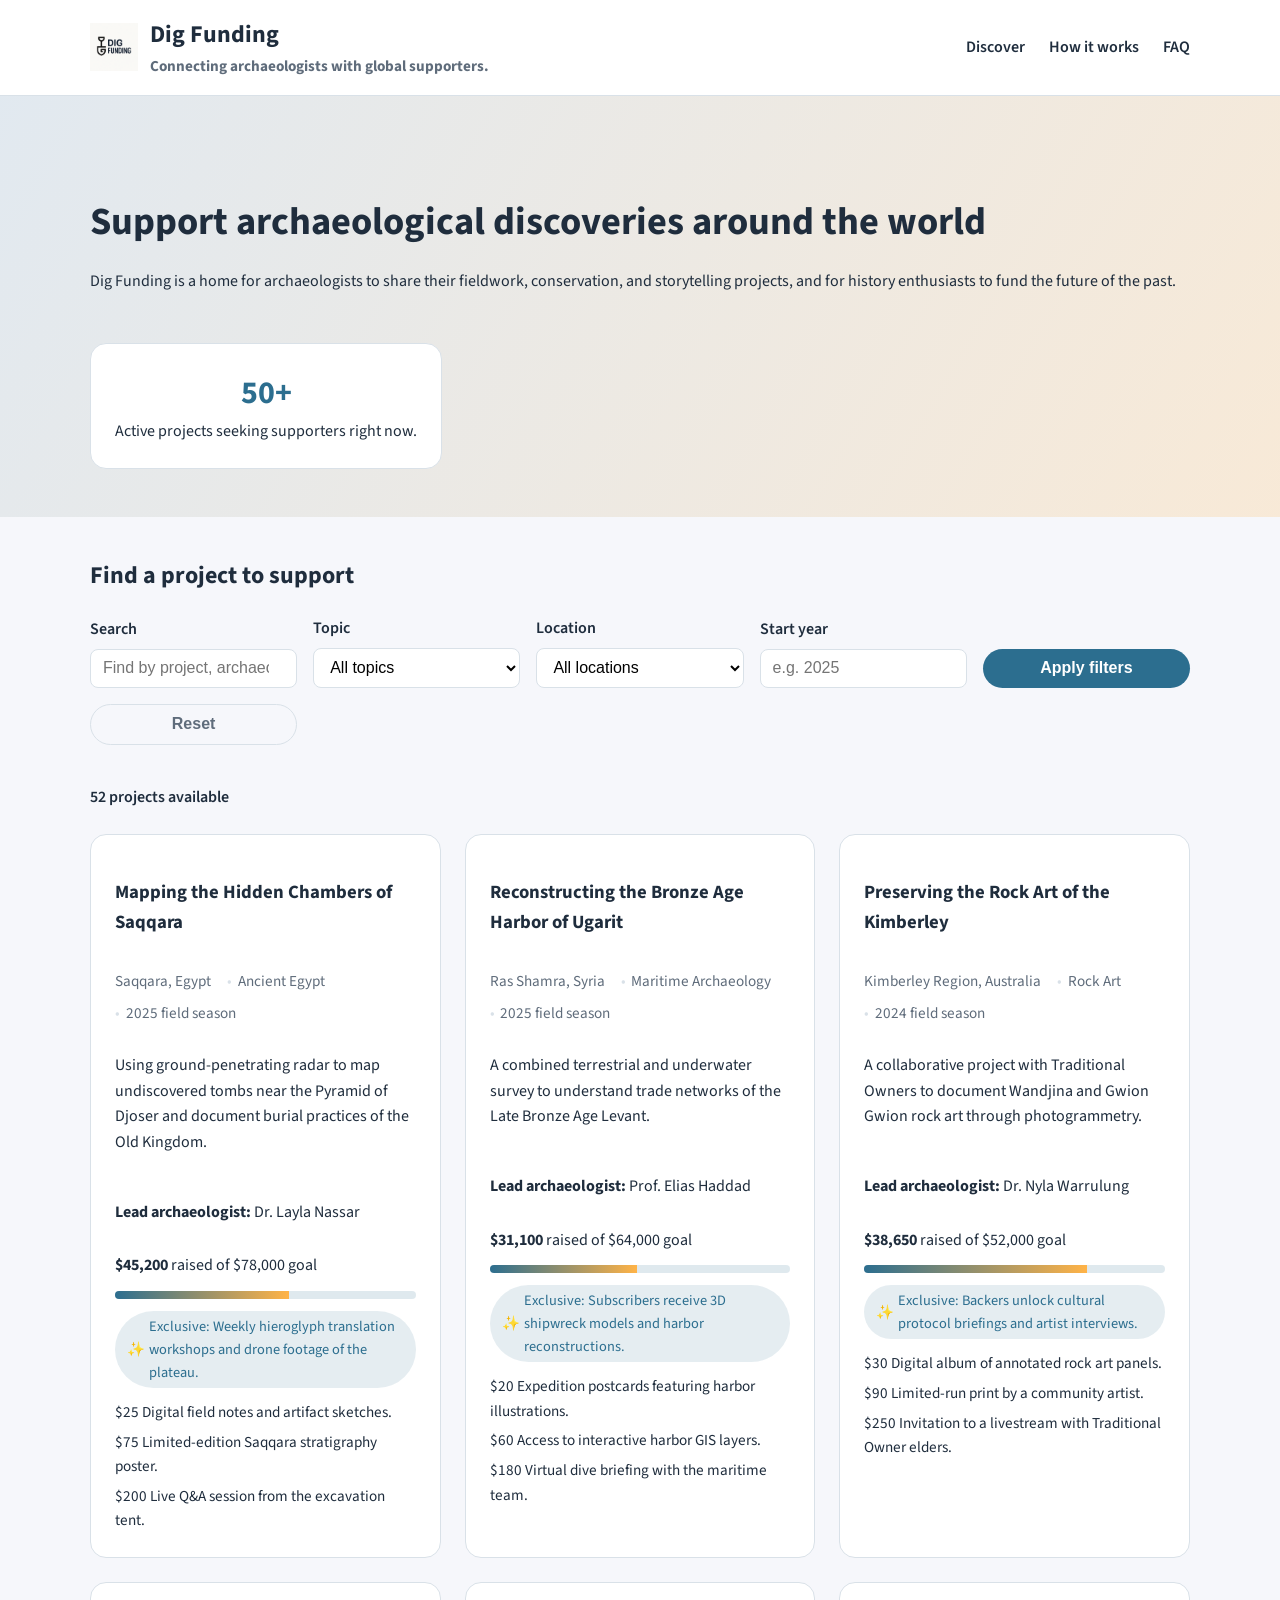
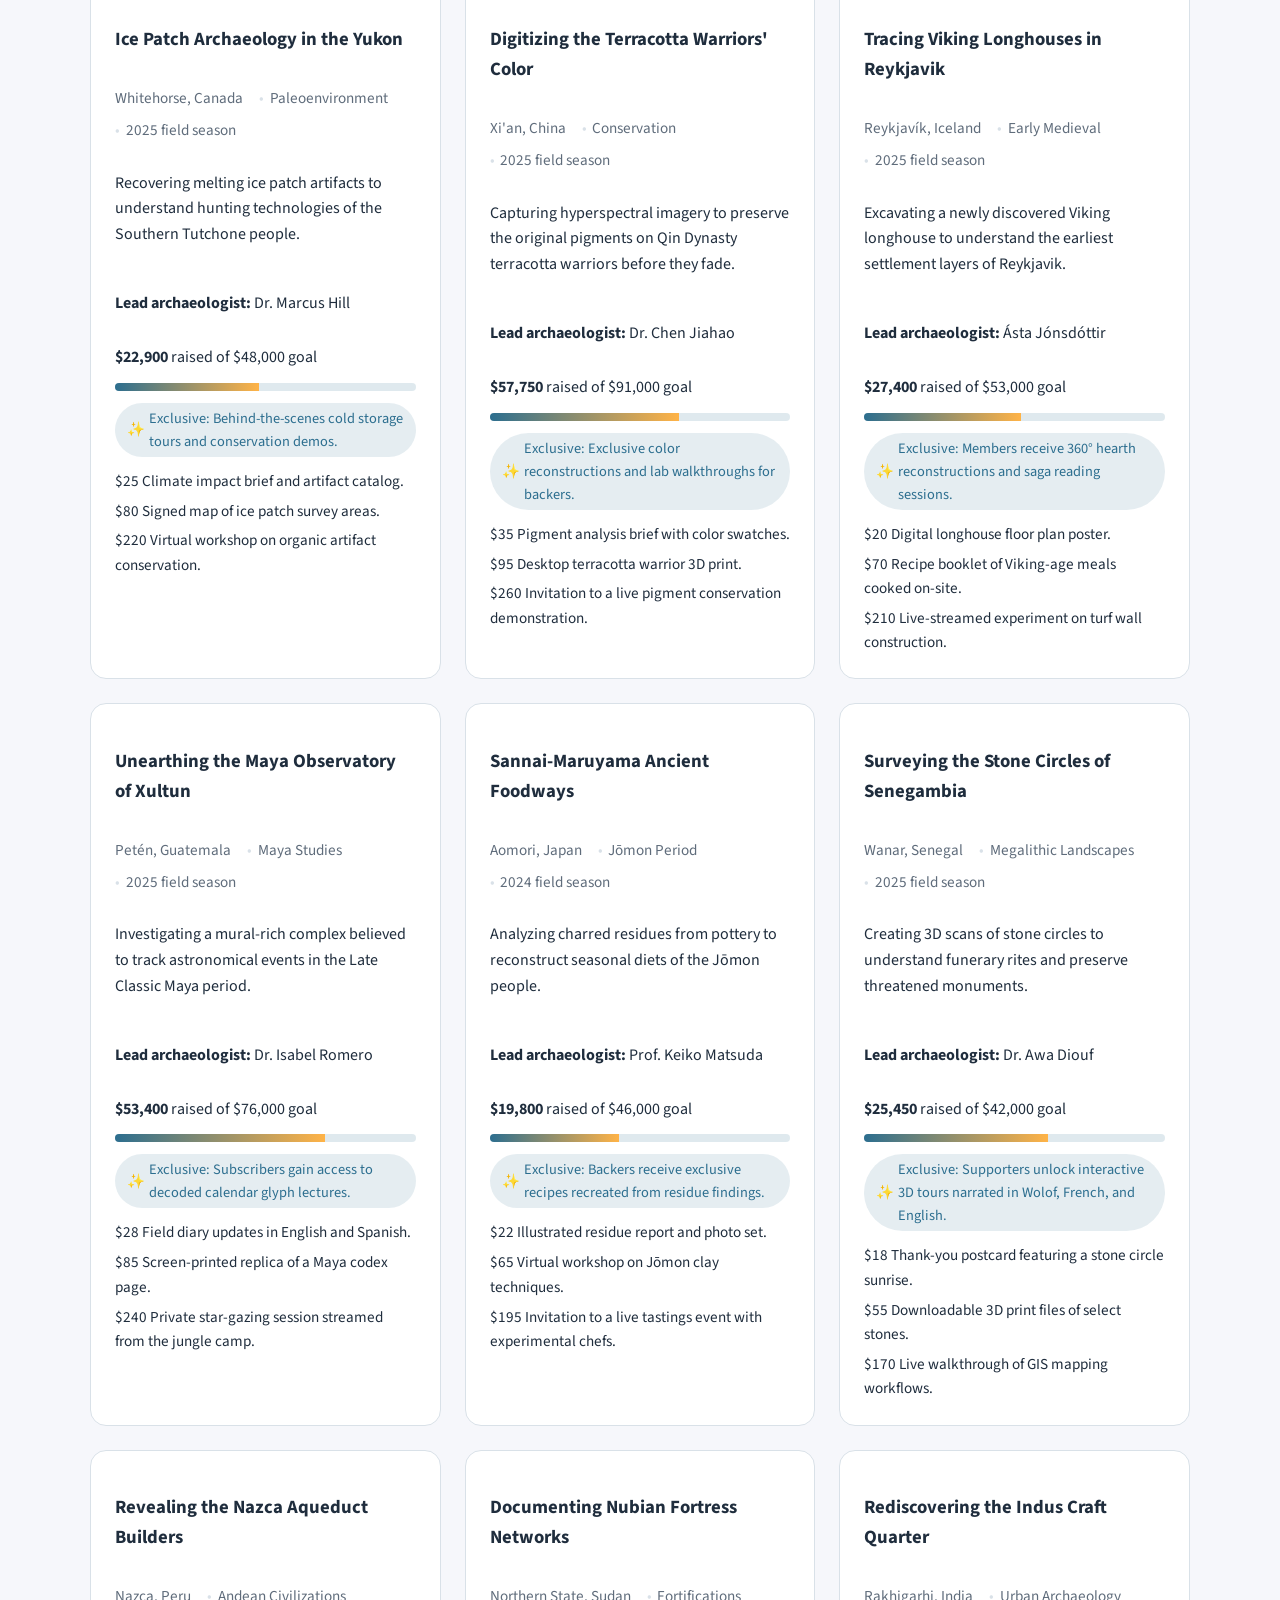
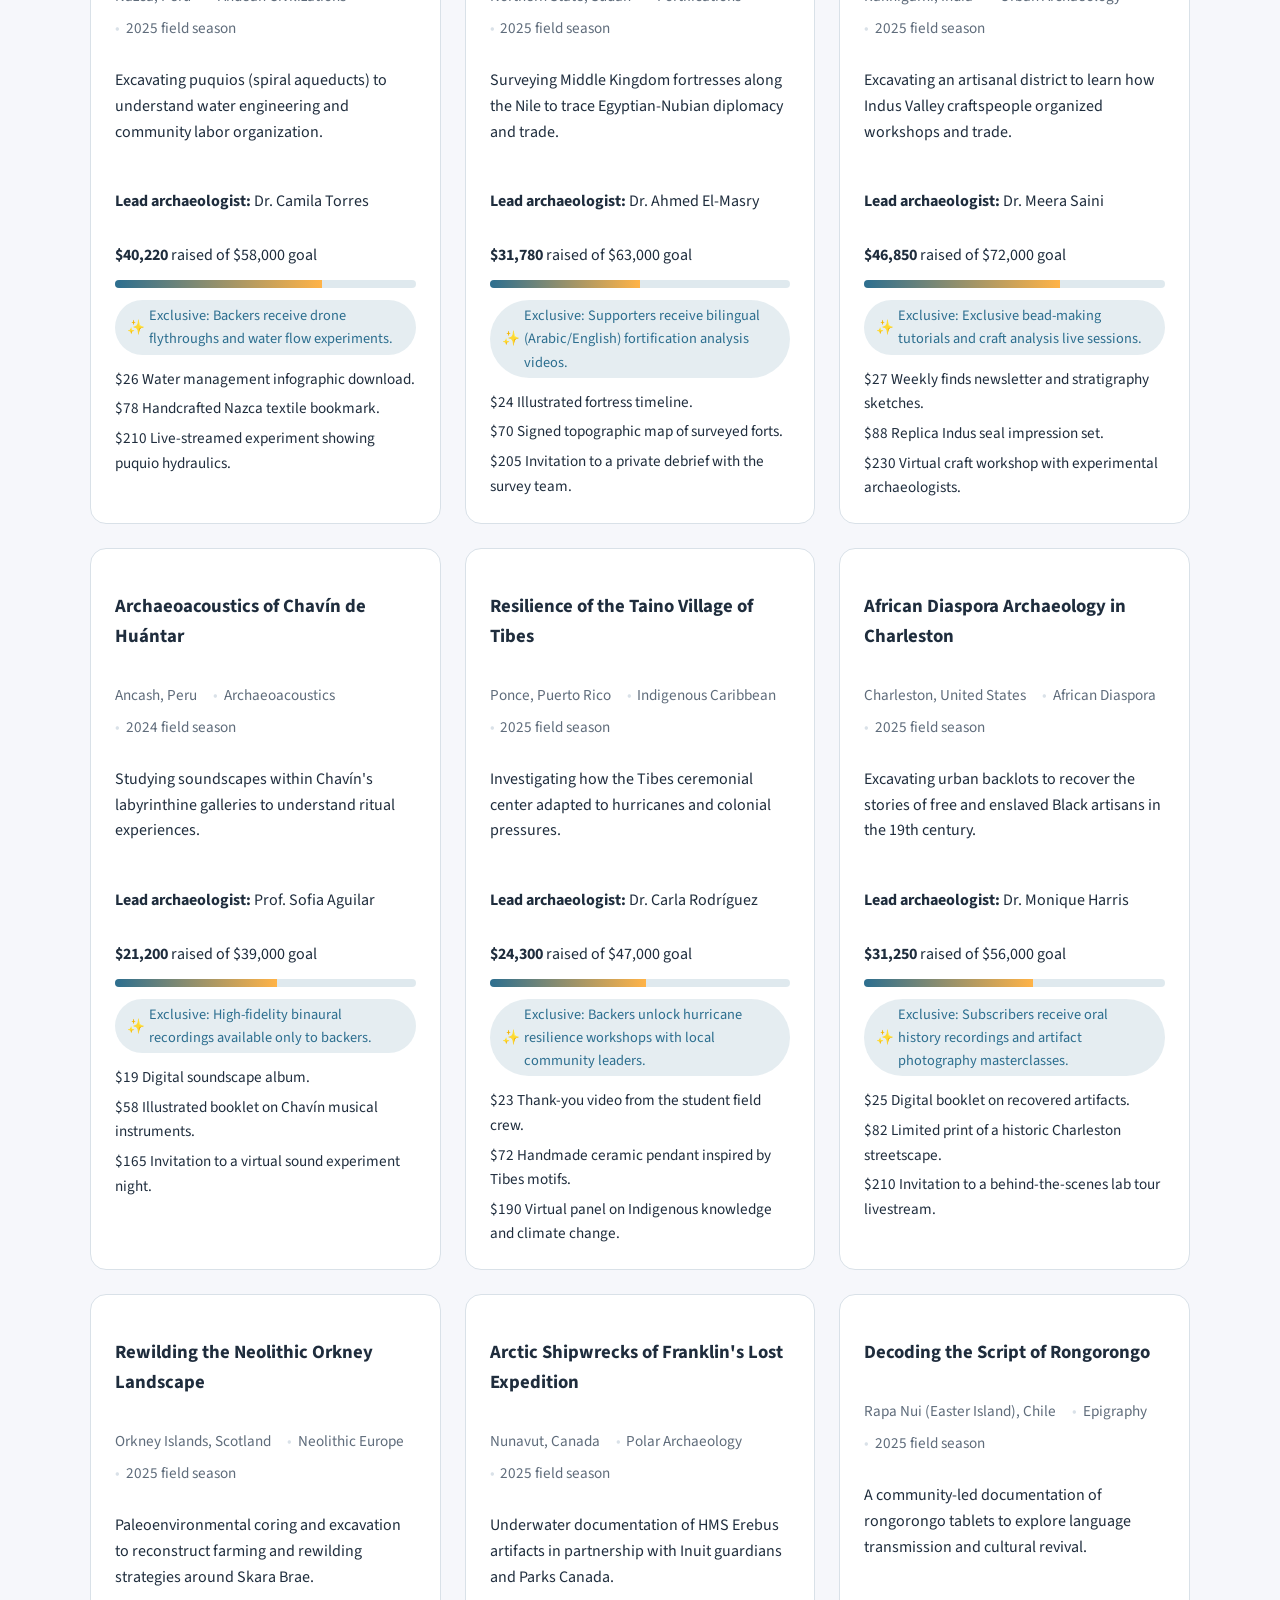
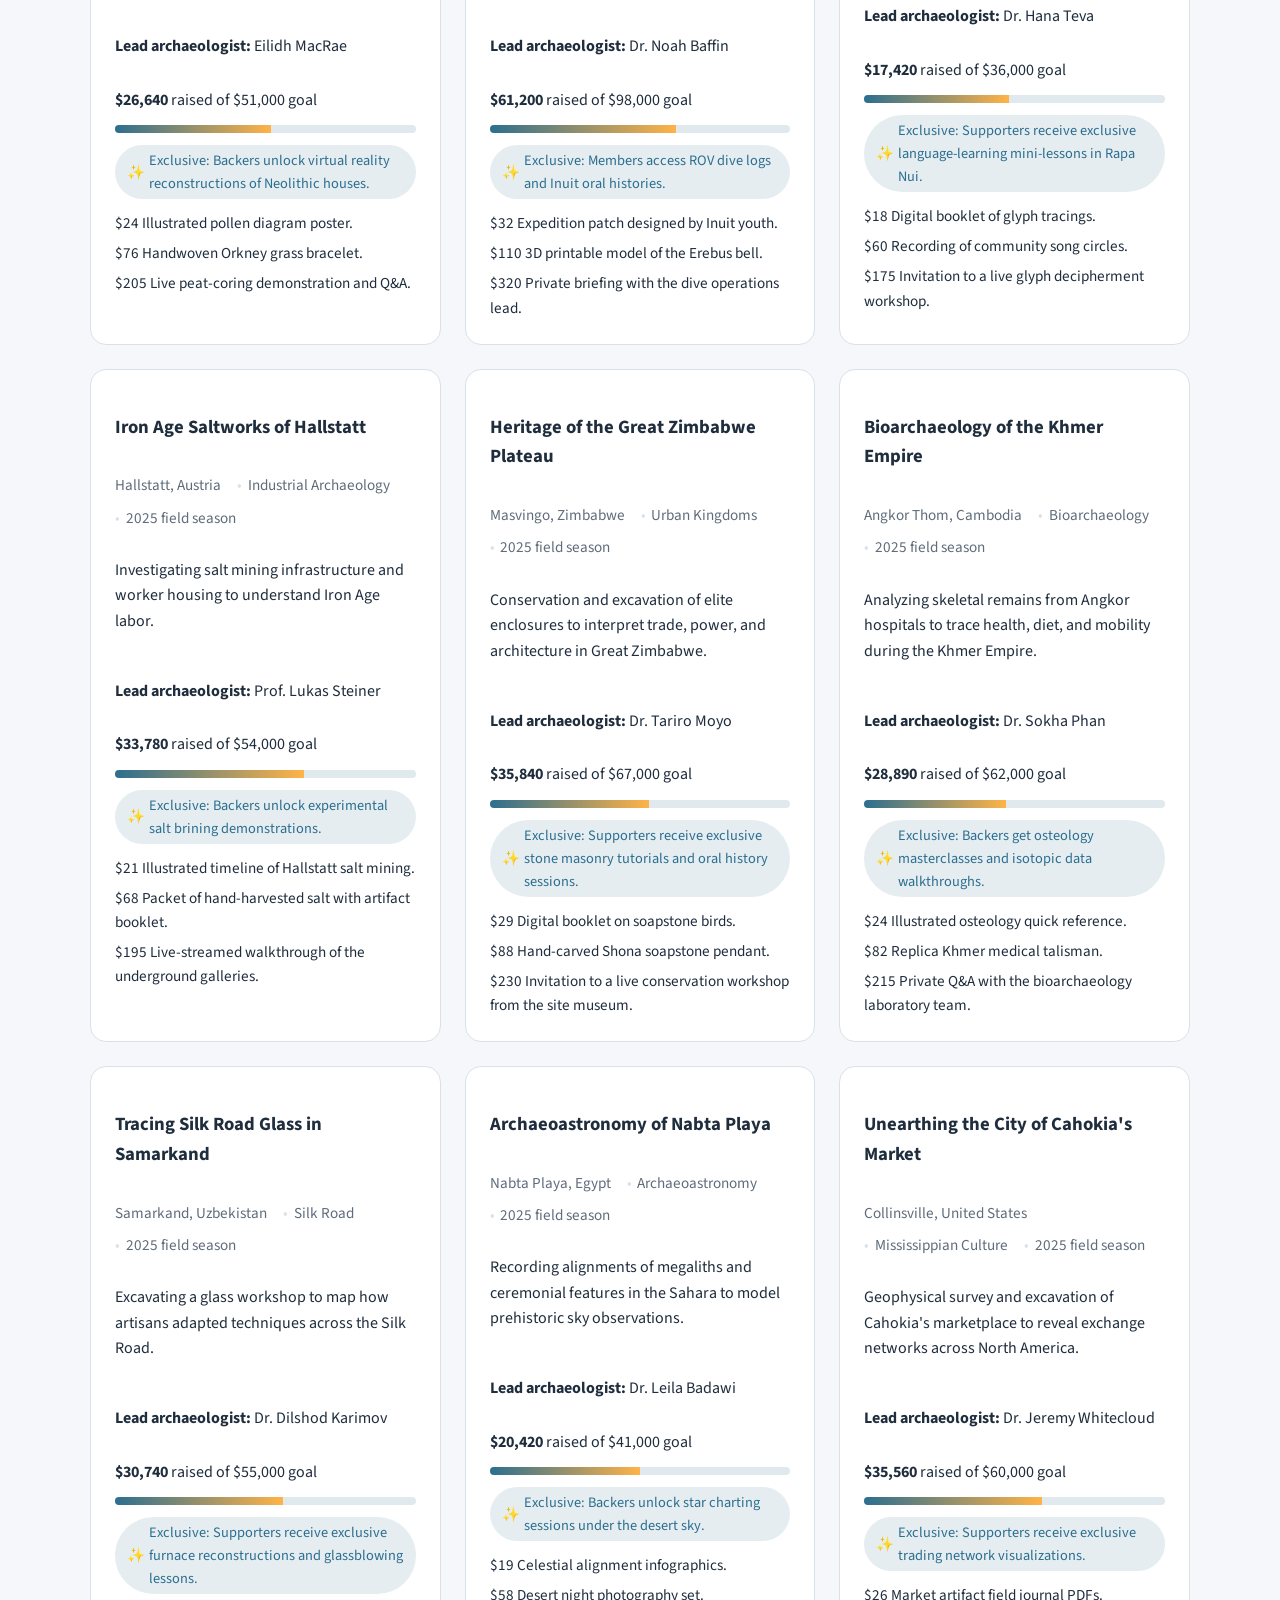
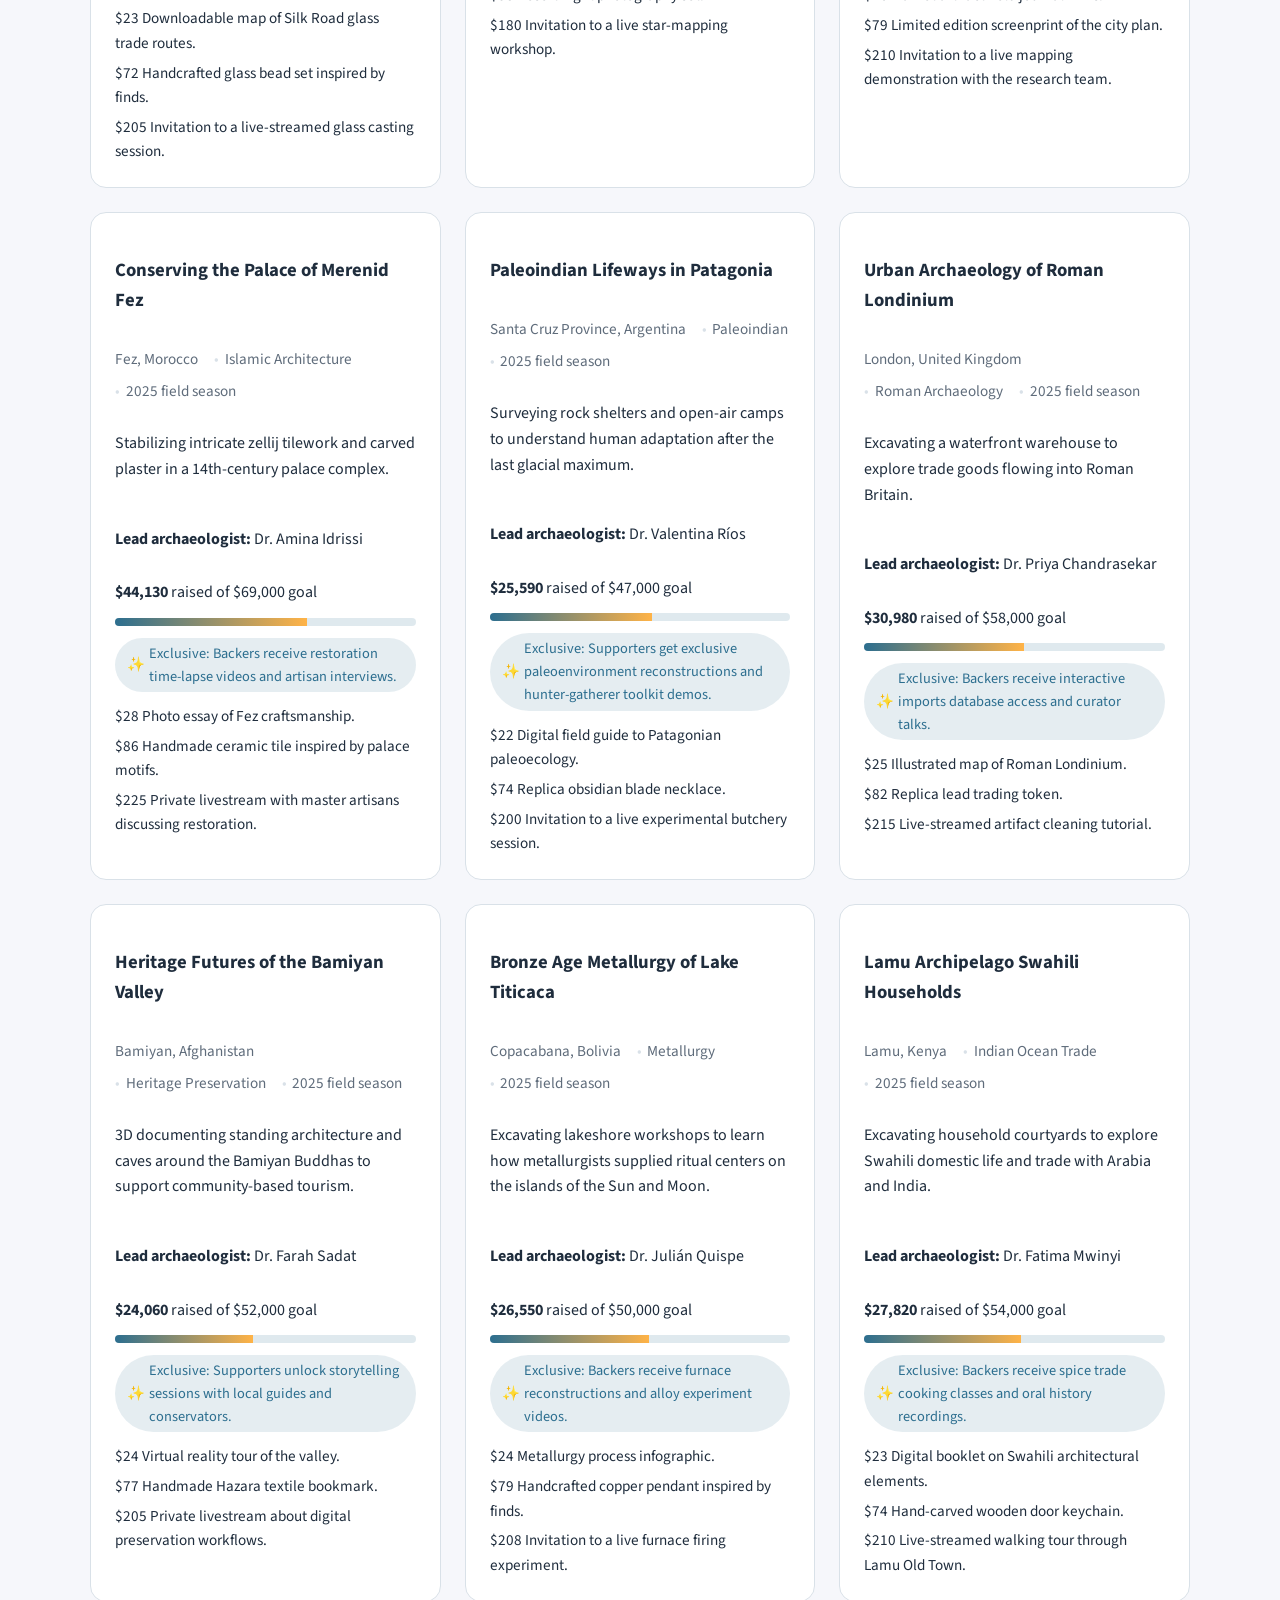
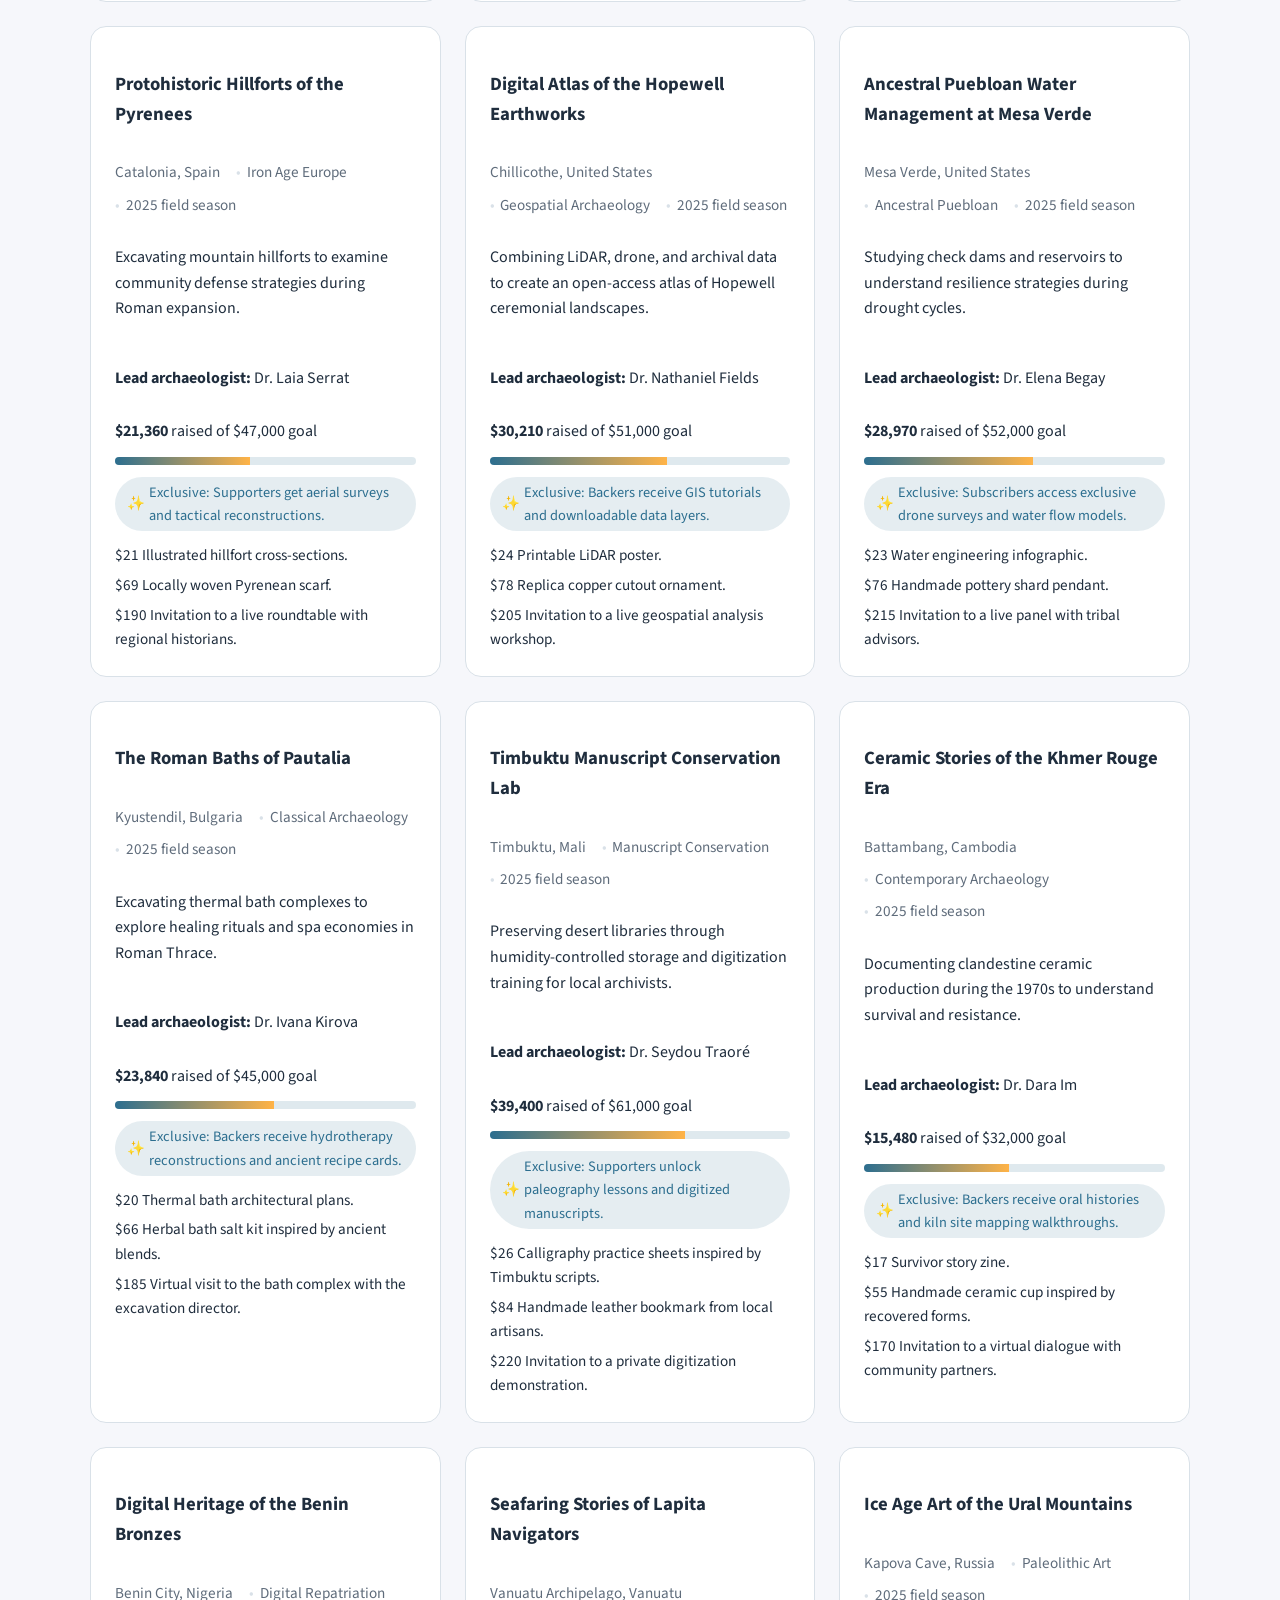
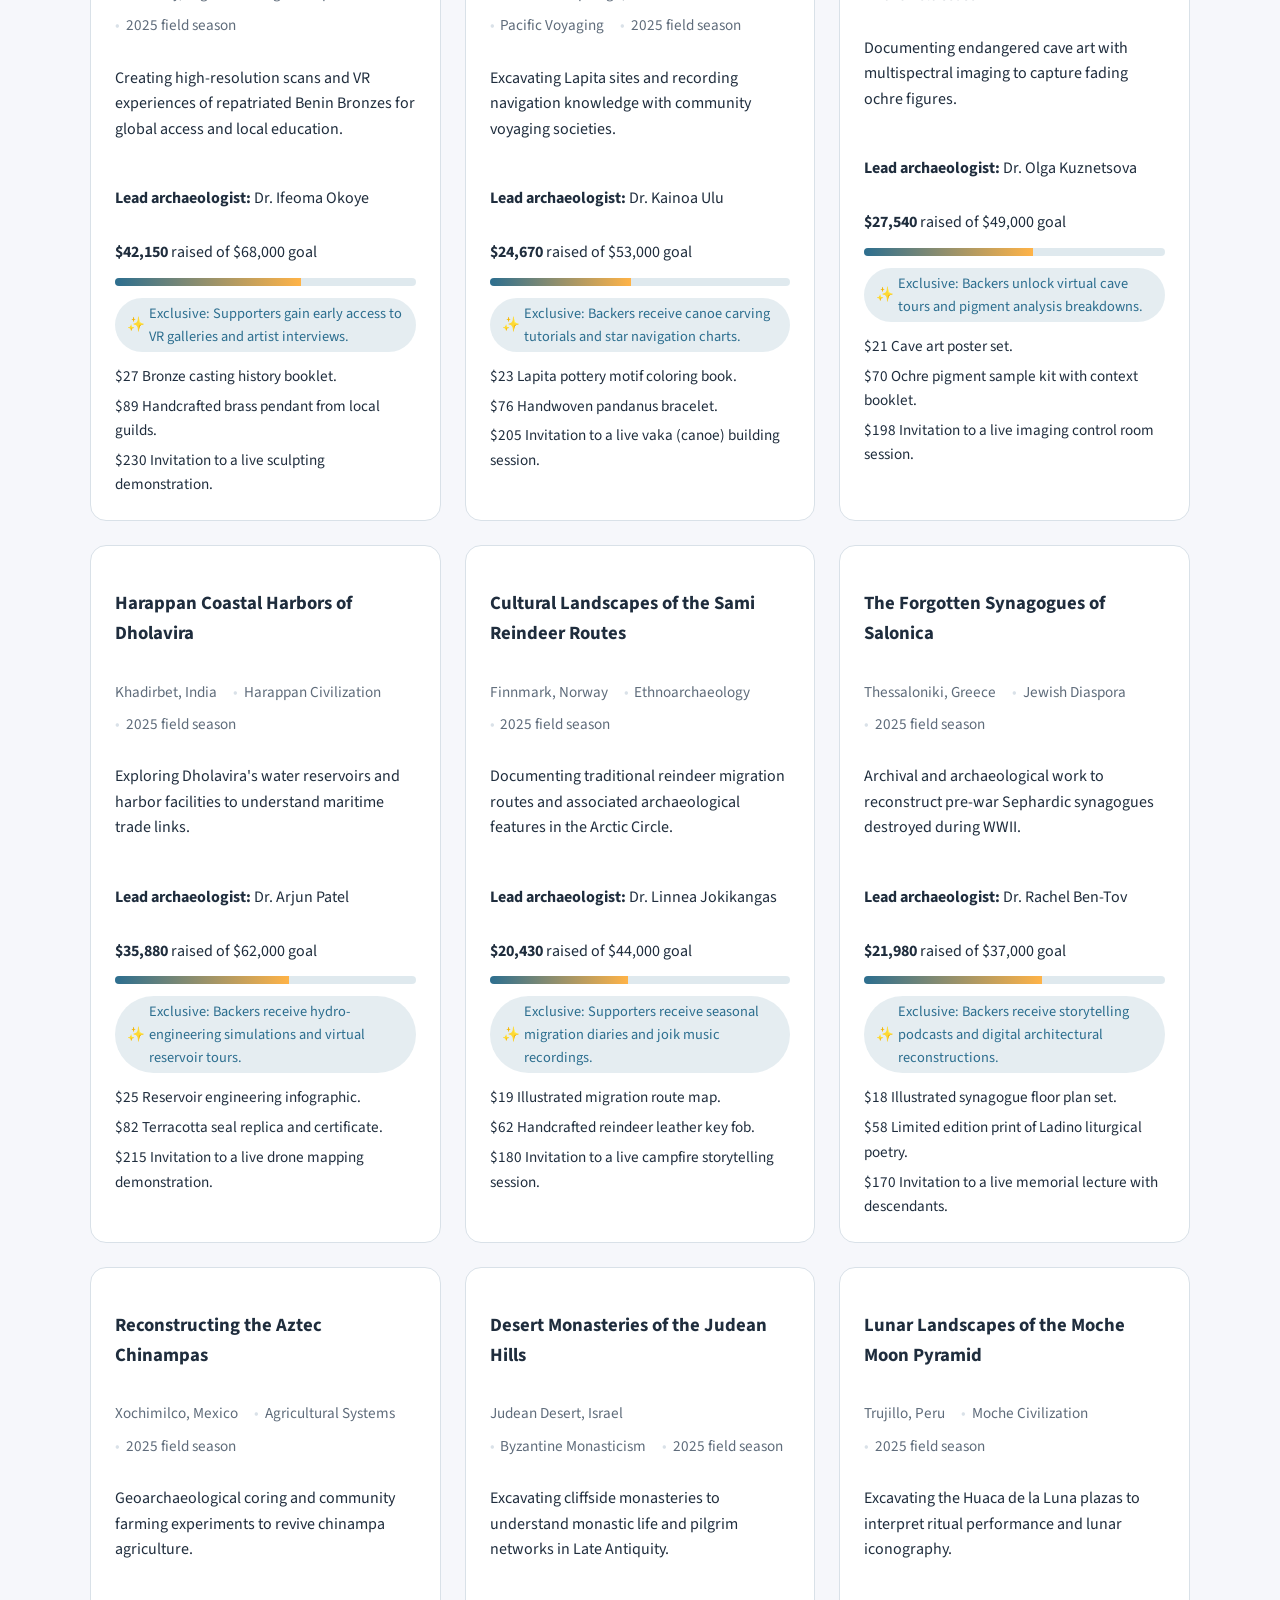
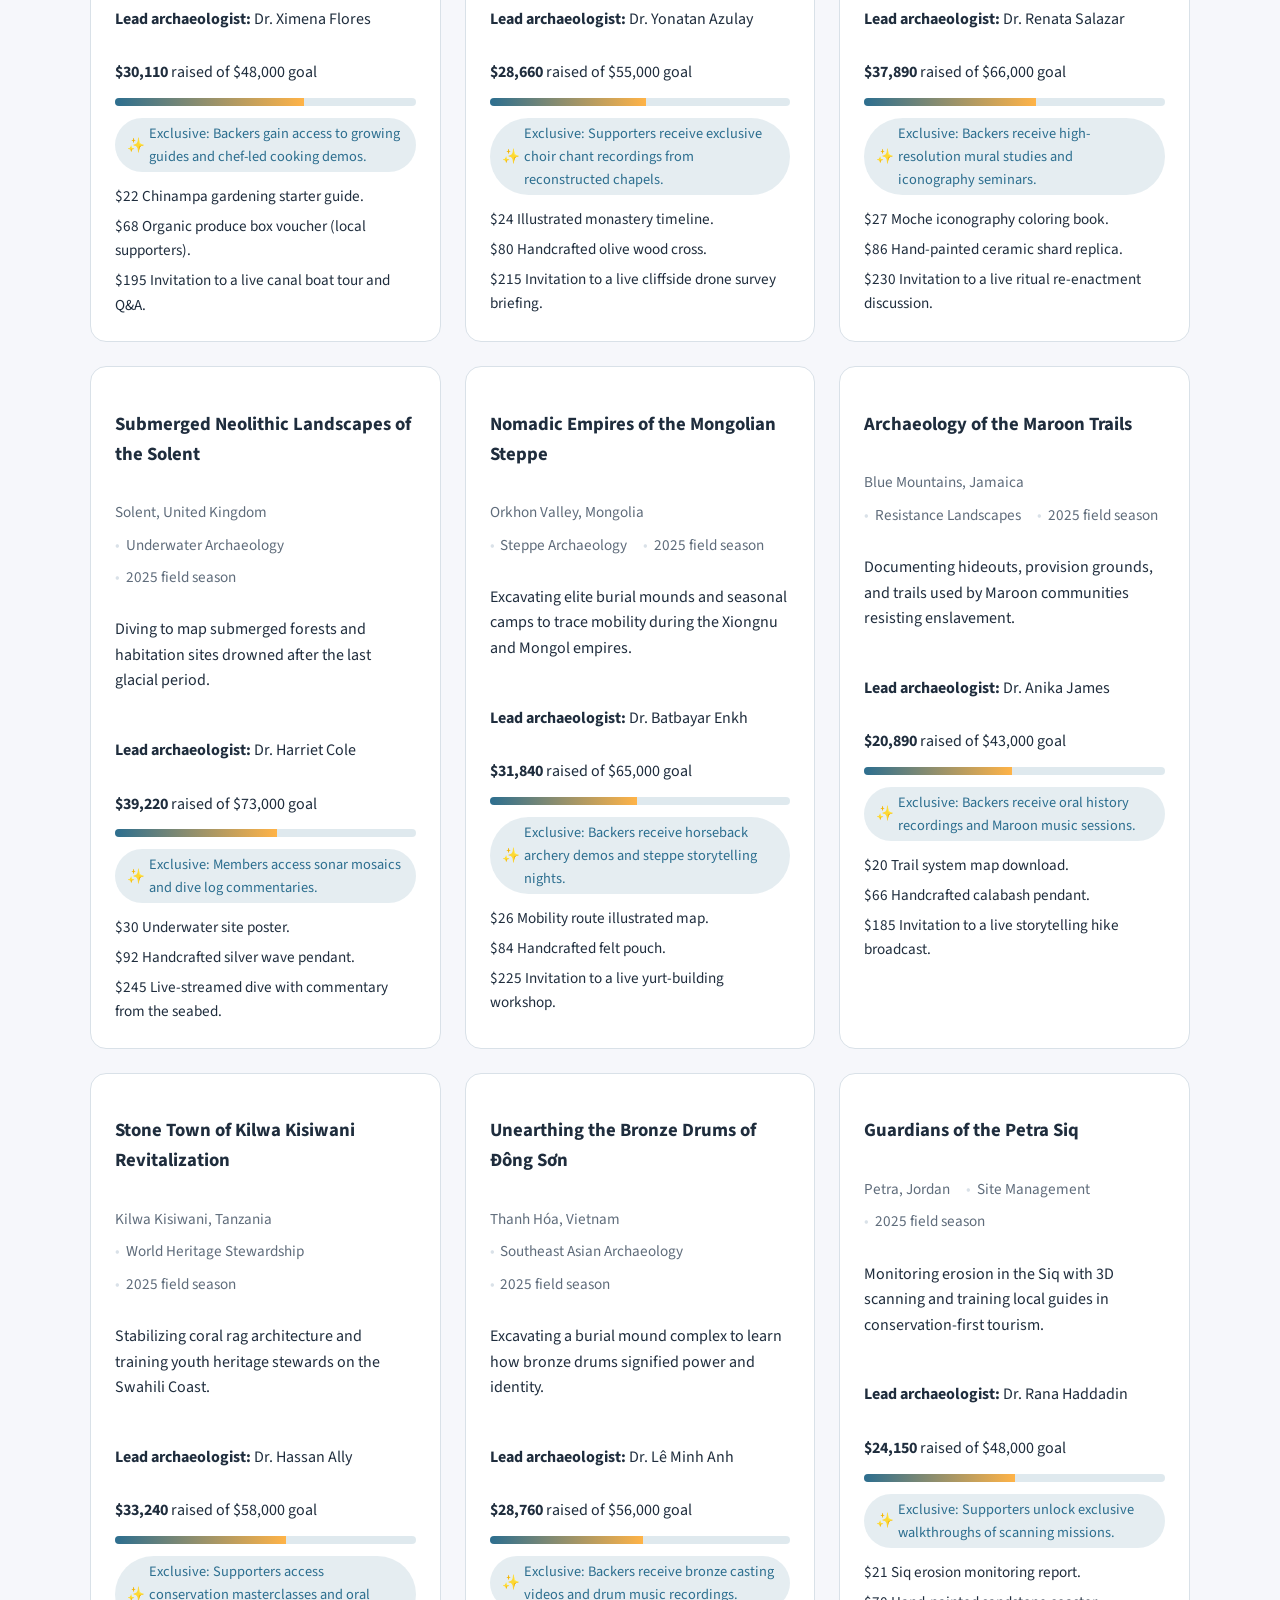
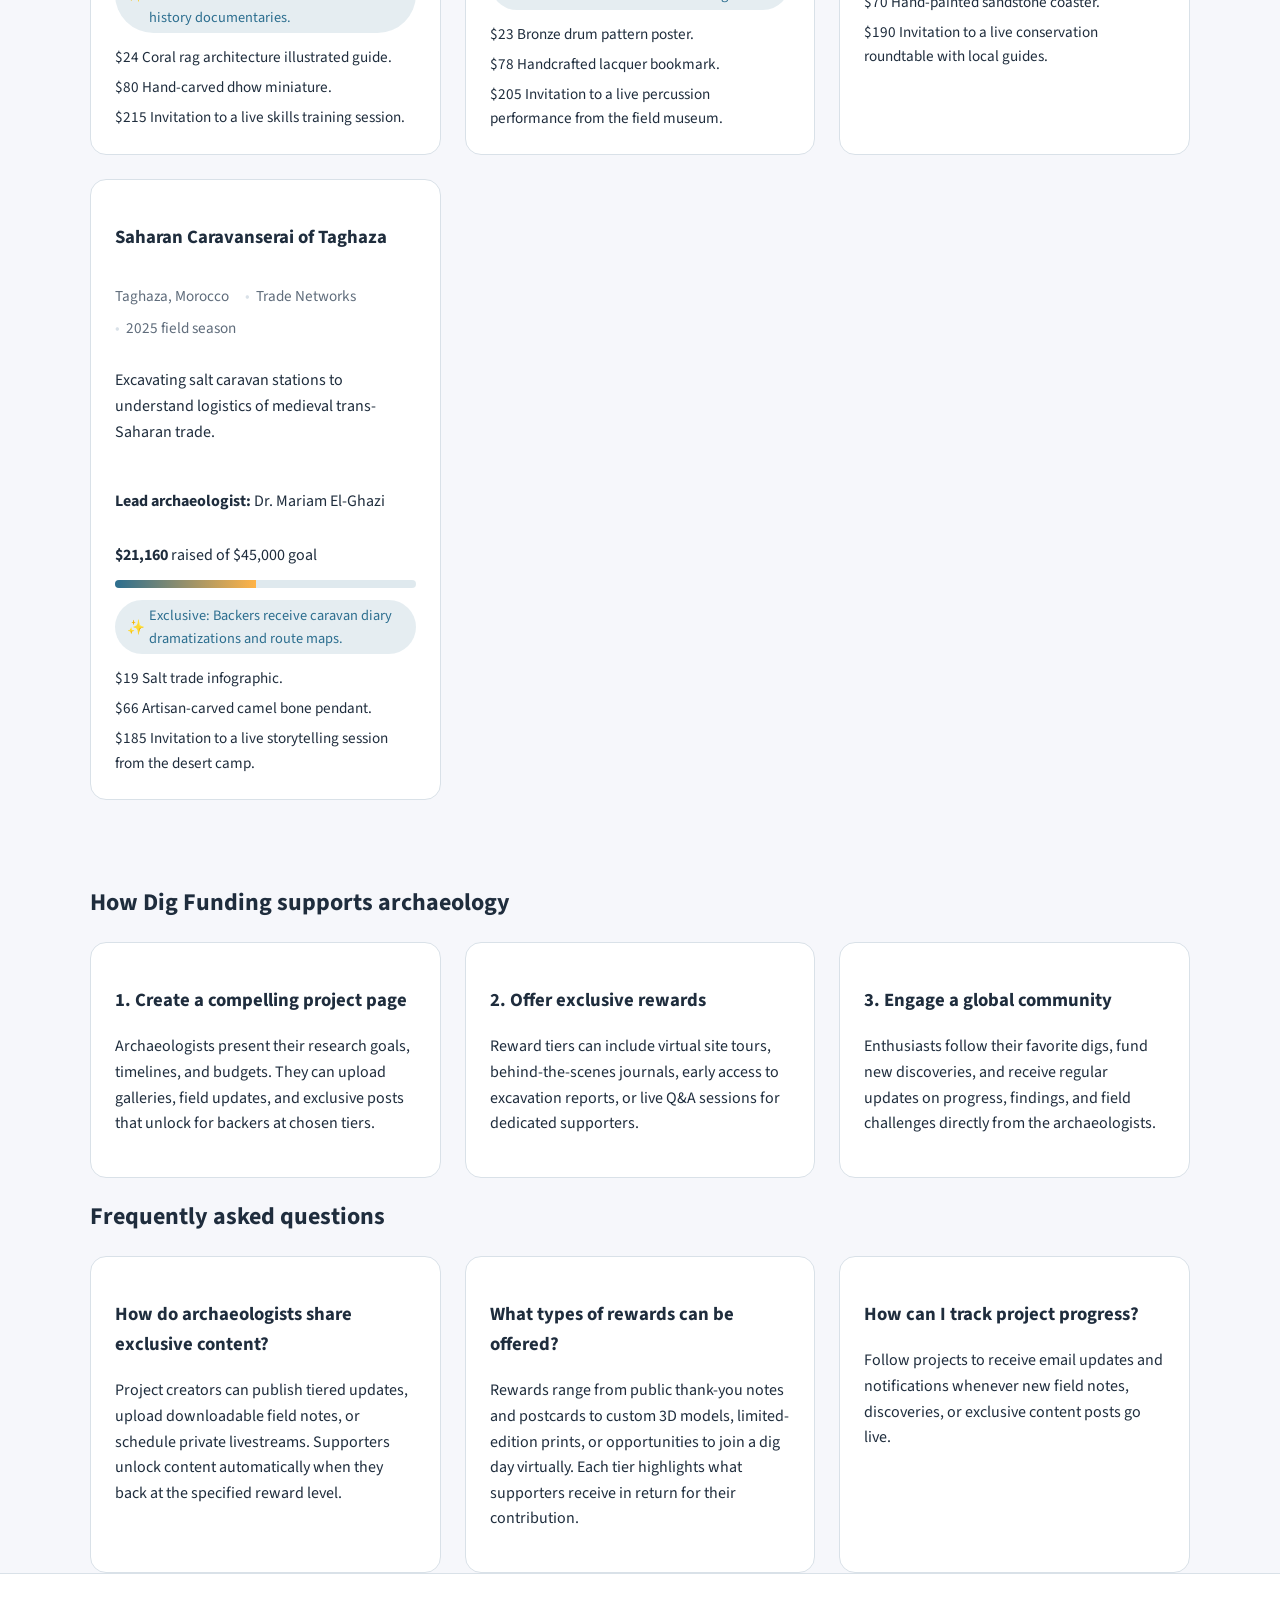
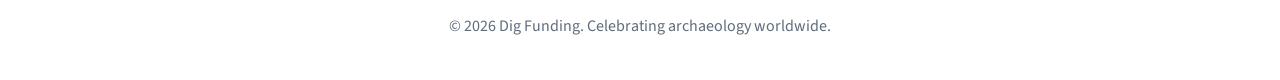
<file: index.html>
<!DOCTYPE html>
<html lang="en">
<head>
  <meta charset="UTF-8" />
  <meta name="viewport" content="width=device-width, initial-scale=1.0" />
  <title>Dig Funding | Archaeology Project Funding</title>
  <link rel="preconnect" href="https://fonts.googleapis.com" />
  <link rel="preconnect" href="https://fonts.gstatic.com" crossorigin />
  <link href="https://fonts.googleapis.com/css2?family=Source+Sans+3:wght@400;600;700&display=swap" rel="stylesheet" />
  <link rel="stylesheet" href="styles/style.css" />
</head>
<body>
  <header class="site-header">
    <div class="container header-content">
      <div class="brand">
        <img src="assets/logo.png" alt="Dig Funding logo" class="brand-logo" />
        <div>
          <h1>Dig Funding</h1>
          <p>Connecting archaeologists with global supporters.</p>
        </div>
      </div>
      <nav aria-label="Primary">
        <ul class="nav-links">
          <li><a href="#discover">Discover</a></li>
          <li><a href="#how-it-works">How it works</a></li>
          <li><a href="#faq">FAQ</a></li>
        </ul>
      </nav>
    </div>
  </header>

  <main>
    <section class="hero" id="discover">
      <div class="container hero-content">
        <div>
          <h2>Support archaeological discoveries around the world</h2>
          <p>
            Dig Funding is a home for archaeologists to share their fieldwork, conservation,
            and storytelling projects, and for history enthusiasts to fund the future of the past.
          </p>
        </div>
        <div class="hero-highlight" role="status">
          <strong>50+</strong>
          <span>Active projects seeking supporters right now.</span>
        </div>
      </div>
    </section>

    <section class="filters">
      <div class="container">
        <h2>Find a project to support</h2>
        <form id="filter-form" class="filter-form" novalidate>
          <label class="filter-group">
            <span>Search</span>
            <input type="search" id="search-input" placeholder="Find by project, archaeologist, or keyword" />
          </label>
          <label class="filter-group">
            <span>Topic</span>
            <select id="topic-select">
              <option value="">All topics</option>
            </select>
          </label>
          <label class="filter-group">
            <span>Location</span>
            <select id="location-select">
              <option value="">All locations</option>
            </select>
          </label>
          <label class="filter-group">
            <span>Start year</span>
            <input type="number" id="year-input" placeholder="e.g. 2025" min="1900" max="2100" />
          </label>
          <button type="submit" class="primary">Apply filters</button>
          <button type="reset" class="secondary" id="reset-button">Reset</button>
        </form>
      </div>
    </section>

    <section class="projects" aria-live="polite">
      <div class="container">
        <div id="project-count" class="project-count" role="status"></div>
        <div id="projects-grid" class="projects-grid" aria-label="Project results"></div>
      </div>
    </section>

    <section class="how-it-works" id="how-it-works">
      <div class="container">
        <h2>How Dig Funding supports archaeology</h2>
        <div class="steps">
          <article>
            <h3>1. Create a compelling project page</h3>
            <p>
              Archaeologists present their research goals, timelines, and budgets. They can upload
              galleries, field updates, and exclusive posts that unlock for backers at chosen tiers.
            </p>
          </article>
          <article>
            <h3>2. Offer exclusive rewards</h3>
            <p>
              Reward tiers can include virtual site tours, behind-the-scenes journals, early access to
              excavation reports, or live Q&amp;A sessions for dedicated supporters.
            </p>
          </article>
          <article>
            <h3>3. Engage a global community</h3>
            <p>
              Enthusiasts follow their favorite digs, fund new discoveries, and receive regular updates
              on progress, findings, and field challenges directly from the archaeologists.
            </p>
          </article>
        </div>
      </div>
    </section>

    <section class="faq" id="faq">
      <div class="container">
        <h2>Frequently asked questions</h2>
        <div class="faq-grid">
          <article>
            <h3>How do archaeologists share exclusive content?</h3>
            <p>
              Project creators can publish tiered updates, upload downloadable field notes, or schedule
              private livestreams. Supporters unlock content automatically when they back at the specified
              reward level.
            </p>
          </article>
          <article>
            <h3>What types of rewards can be offered?</h3>
            <p>
              Rewards range from public thank-you notes and postcards to custom 3D models, limited-edition
              prints, or opportunities to join a dig day virtually. Each tier highlights what supporters
              receive in return for their contribution.
            </p>
          </article>
          <article>
            <h3>How can I track project progress?</h3>
            <p>
              Follow projects to receive email updates and notifications whenever new field notes,
              discoveries, or exclusive content posts go live.
            </p>
          </article>
        </div>
      </div>
    </section>
  </main>

  <footer class="site-footer">
    <div class="container">
      <p>&copy; <span id="current-year"></span> Dig Funding. Celebrating archaeology worldwide.</p>
    </div>
  </footer>

  <script src="scripts/script.js"></script>
</body>
</html>
</file>
<file: styles/style.css>
:root {
  color-scheme: light;
  --bg: #f6f7fb;
  --surface: #ffffff;
  --primary: #2c6e8f;
  --primary-dark: #204e68;
  --accent: #ffb347;
  --text: #1f2d3d;
  --muted: #5f6c7b;
  --border: #d9e1e8;
  font-size: 16px;
}

* {
  box-sizing: border-box;
}

body {
  margin: 0;
  font-family: 'Source Sans 3', system-ui, -apple-system, BlinkMacSystemFont, 'Segoe UI', sans-serif;
  background: var(--bg);
  color: var(--text);
  line-height: 1.6;
}

a {
  color: inherit;
}

a:hover,
a:focus {
  color: var(--primary);
}

.container {
  width: min(1100px, 92vw);
  margin: 0 auto;
}

.site-header {
  background: var(--surface);
  border-bottom: 1px solid var(--border);
  position: sticky;
  top: 0;
  z-index: 100;
}

.header-content {
  display: flex;
  align-items: center;
  justify-content: space-between;
  padding: 1rem 0;
  gap: 1rem;
}

.brand {
  display: inline-flex;
  align-items: center;
  gap: 0.75rem;
  font-weight: 700;
}

.brand-logo {
  width: 48px;
  height: auto;
}

.brand h1 {
  font-size: 1.5rem;
  margin: 0;
}

.brand p {
  margin: 0;
  color: var(--muted);
  font-size: 0.95rem;
}

.nav-links {
  list-style: none;
  display: flex;
  gap: 1.5rem;
  margin: 0;
  padding: 0;
  font-weight: 600;
}

.nav-links a {
  text-decoration: none;
  position: relative;
}

.nav-links a::after {
  content: '';
  position: absolute;
  inset: auto 0 -0.35rem;
  height: 2px;
  background: transparent;
  transition: background 0.2s ease;
}

.nav-links a:hover::after,
.nav-links a:focus::after {
  background: var(--primary);
}

.hero {
  background: linear-gradient(120deg, rgba(44, 110, 143, 0.1), rgba(255, 179, 71, 0.2));
  padding: 4rem 0 3rem;
}

.hero-content {
  display: flex;
  justify-content: space-between;
  align-items: center;
  gap: 2rem;
  flex-wrap: wrap;
}

.hero h2 {
  font-size: clamp(2rem, 3vw, 2.5rem);
  margin-bottom: 1rem;
}

.hero-highlight {
  background: var(--surface);
  border-radius: 16px;
  padding: 1.5rem;
  text-align: center;
  border: 1px solid var(--border);
  min-width: 180px;
}

.hero-highlight strong {
  display: block;
  font-size: 2rem;
  color: var(--primary);
}

.filters {
  padding: 2.5rem 0;
}

.filters h2 {
  margin-top: 0;
}

.filter-form {
  display: grid;
  gap: 1rem;
  grid-template-columns: repeat(auto-fit, minmax(200px, 1fr));
  align-items: end;
}

.filter-group {
  display: flex;
  flex-direction: column;
  gap: 0.4rem;
  font-weight: 600;
}

.filter-group input,
.filter-group select {
  padding: 0.6rem 0.75rem;
  border-radius: 8px;
  border: 1px solid var(--border);
  background: var(--surface);
  font-size: 1rem;
}

button.primary,
button.secondary {
  padding: 0.65rem 1rem;
  font-size: 1rem;
  border-radius: 999px;
  cursor: pointer;
  border: none;
  font-weight: 600;
}

button.primary {
  background: var(--primary);
  color: white;
}

button.primary:hover,
button.primary:focus {
  background: var(--primary-dark);
}

button.secondary {
  background: transparent;
  border: 1px solid var(--border);
  color: var(--muted);
}

.projects {
  padding: 0 0 4rem;
}

.project-count {
  margin-bottom: 1.5rem;
  font-weight: 600;
}

.projects-grid {
  display: grid;
  grid-template-columns: repeat(auto-fill, minmax(280px, 1fr));
  gap: 1.5rem;
}

.project-card {
  background: var(--surface);
  border-radius: 16px;
  border: 1px solid var(--border);
  padding: 1.5rem;
  display: flex;
  flex-direction: column;
  gap: 0.75rem;
  transition: transform 0.2s ease, box-shadow 0.2s ease;
}

.project-card:hover,
.project-card:focus-within {
  transform: translateY(-4px);
  box-shadow: 0 12px 24px rgba(31, 45, 61, 0.1);
}

.project-meta {
  display: flex;
  flex-wrap: wrap;
  gap: 0.5rem 1rem;
  font-size: 0.95rem;
  color: var(--muted);
}

.project-meta span::before {
  content: '•';
  margin-right: 0.35rem;
  color: var(--border);
}

.project-meta span:first-child::before {
  content: '';
  margin-right: 0;
}

.funding-bar {
  height: 8px;
  border-radius: 999px;
  background: rgba(44, 110, 143, 0.15);
  overflow: hidden;
}

.funding-bar span {
  display: block;
  height: 100%;
  background: linear-gradient(90deg, var(--primary), var(--accent));
}

.rewards {
  margin: 0;
  padding: 0;
  list-style: none;
  display: flex;
  flex-direction: column;
  gap: 0.35rem;
  font-size: 0.95rem;
}

.exclusive-tag {
  display: inline-flex;
  align-items: center;
  gap: 0.25rem;
  font-size: 0.9rem;
  color: var(--primary);
  background: rgba(44, 110, 143, 0.12);
  border-radius: 999px;
  padding: 0.25rem 0.75rem;
  width: fit-content;
}

.steps,
.faq-grid {
  display: grid;
  gap: 1.5rem;
  grid-template-columns: repeat(auto-fit, minmax(240px, 1fr));
}

.steps article,
.faq-grid article {
  background: var(--surface);
  border: 1px solid var(--border);
  border-radius: 16px;
  padding: 1.5rem;
}

.site-footer {
  background: var(--surface);
  border-top: 1px solid var(--border);
  padding: 1.5rem 0;
  text-align: center;
  color: var(--muted);
}

@media (max-width: 720px) {
  .header-content {
    flex-direction: column;
    align-items: flex-start;
  }

  .nav-links {
    width: 100%;
    justify-content: space-between;
  }

  .filter-form {
    grid-template-columns: 1fr;
  }
}
</file>
